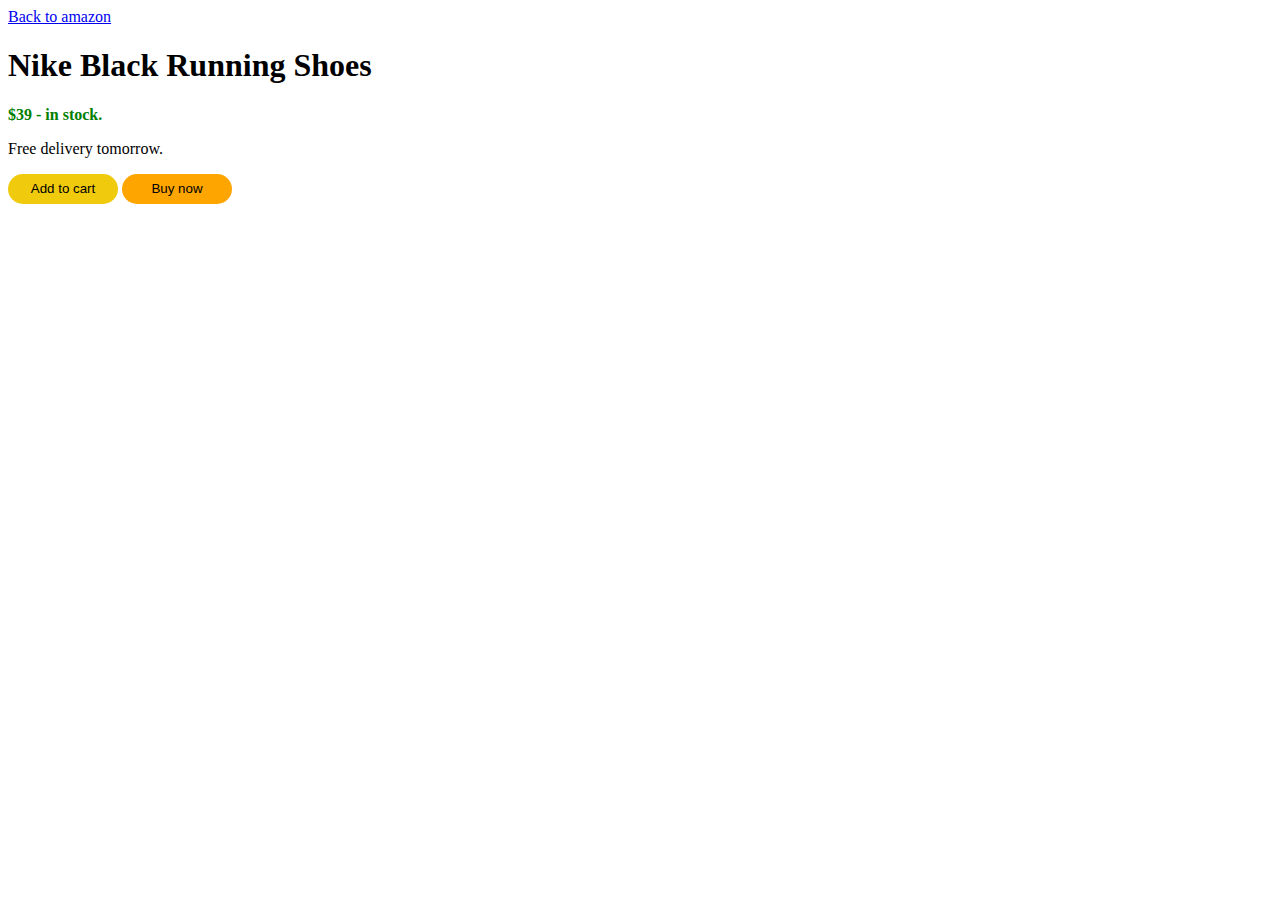
<file: intro-to-html/index.html>
<!DOCTYPE html>
<html lang="en">
<head>
    <meta charset="UTF-8">
    <meta name="viewport" content="width=device-width, initial-scale=1.0">
    <title>Document</title>
    <style>
      a:hover{
        color: rgb(186, 137, 46);
      }
      .price{
        color: green;
        font-weight: bold;
      }
      .cart{
        height: 30px;
        width: 110px;
        background-color:rgb(240, 202, 13) ;;
        border-radius: 15px;
        border: none;
        cursor: pointer;
        transition :background-color 0.2s,opacity 0.2s;
      }
      .cart:hover{
        background-color: rgb(221, 189, 30);
      }
      .cart:active{
        opacity: 0.7;
      }
      .buy-now{
        width: 110px;
        height: 30px;
        border: none;
        border-radius: 15px;
        background-color: orange;
        cursor: pointer;
        transition : background-color 0.2s,opacity 0.2s;
      }
      .buy-now:hover{
        background-color: rgb(229, 155, 18);
      }
      .buy-now:active{
        opacity: 0.6;
      }
    </style>
</head>
<body>
    <a href="https://www.amazon.com">Back to amazon</a>
    <h1>Nike Black Running Shoes</h1>
    <p class="price">$39 - in stock.</p>
    <p>Free delivery tomorrow.</p>
    <button class="cart">Add to cart</button>
    <button class="buy-now">Buy now</button>
</body>
</html>
</file>
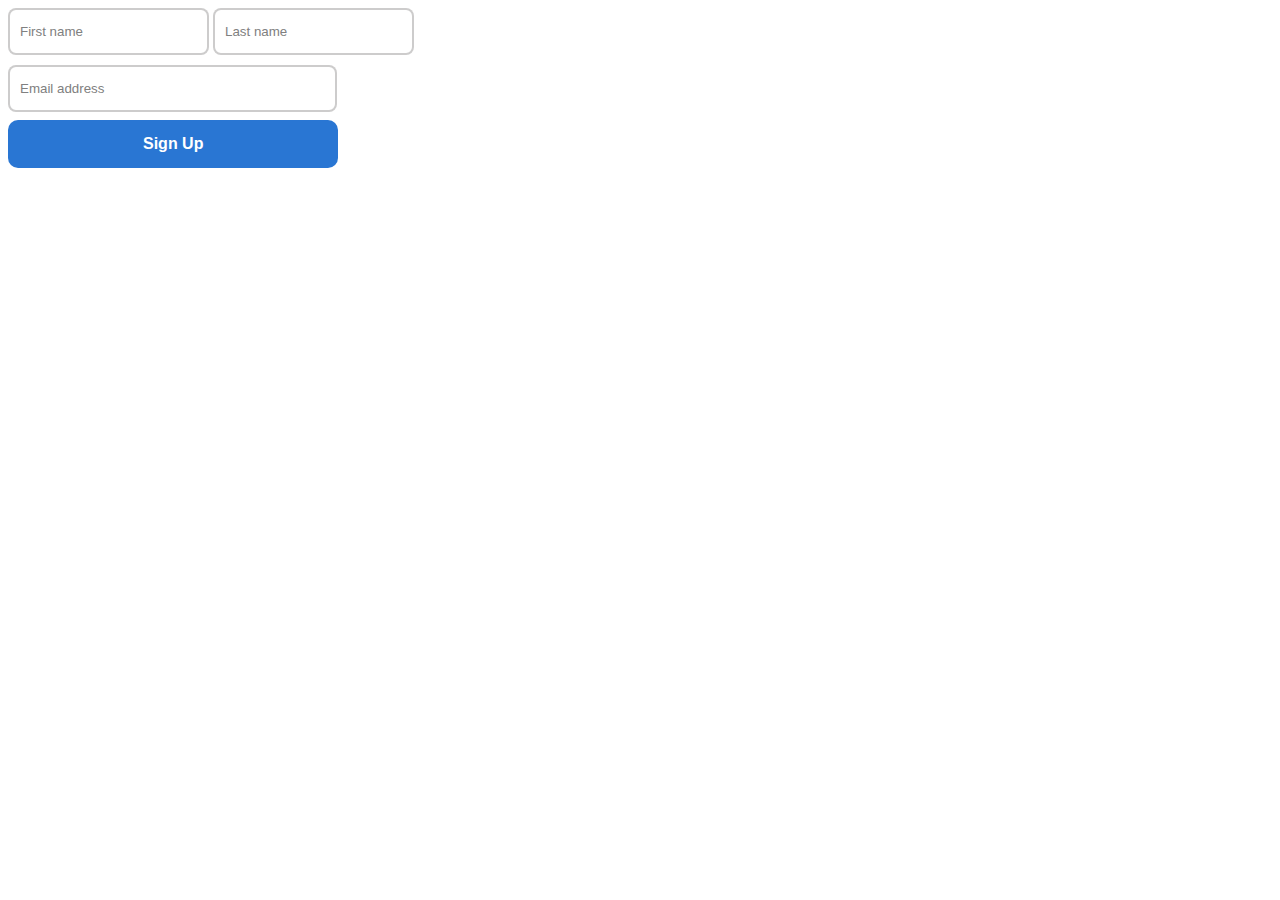
<file: challenge.html>
<!DOCTYPE html>
<html lang="en">
<head>
    <meta charset="UTF-8">
    <meta name="viewport" content="width=device-width, initial-scale=1.0">
    <title>Document</title>
    <style>
        .first-name,
        .last-name{
            padding: 14px 10px;
            border-color: rgba(4, 0, 0,0.2);
            border-style: solid;
            border-radius: 8px;
            color: grey;
            margin-bottom: 10px;
        }
        .email{
            display: block;
            padding: 14px 10px;
            border-color: rgba(4, 0, 0,0.2);
            border-style: solid;
            border-radius: 8px;
            color: grey;
            width: 305px;
            margin-bottom: 8px;
        }
        .sign-up{
            background-color:rgb(41, 118, 211);;
            border: none;
            border-radius: 10px;
            color: white;
            padding: 15px 135px;
            font-weight: bold;
            font-size: 16px;
        }
    </style>
</head>
<body>
    <input class="first-name" type="text" value="First name">
    <input class="last-name" type="text" value="Last name">
    <input class="email" type="email" value="Email address">
    <button class="sign-up">Sign Up</button>
</body>
</html>
</file>
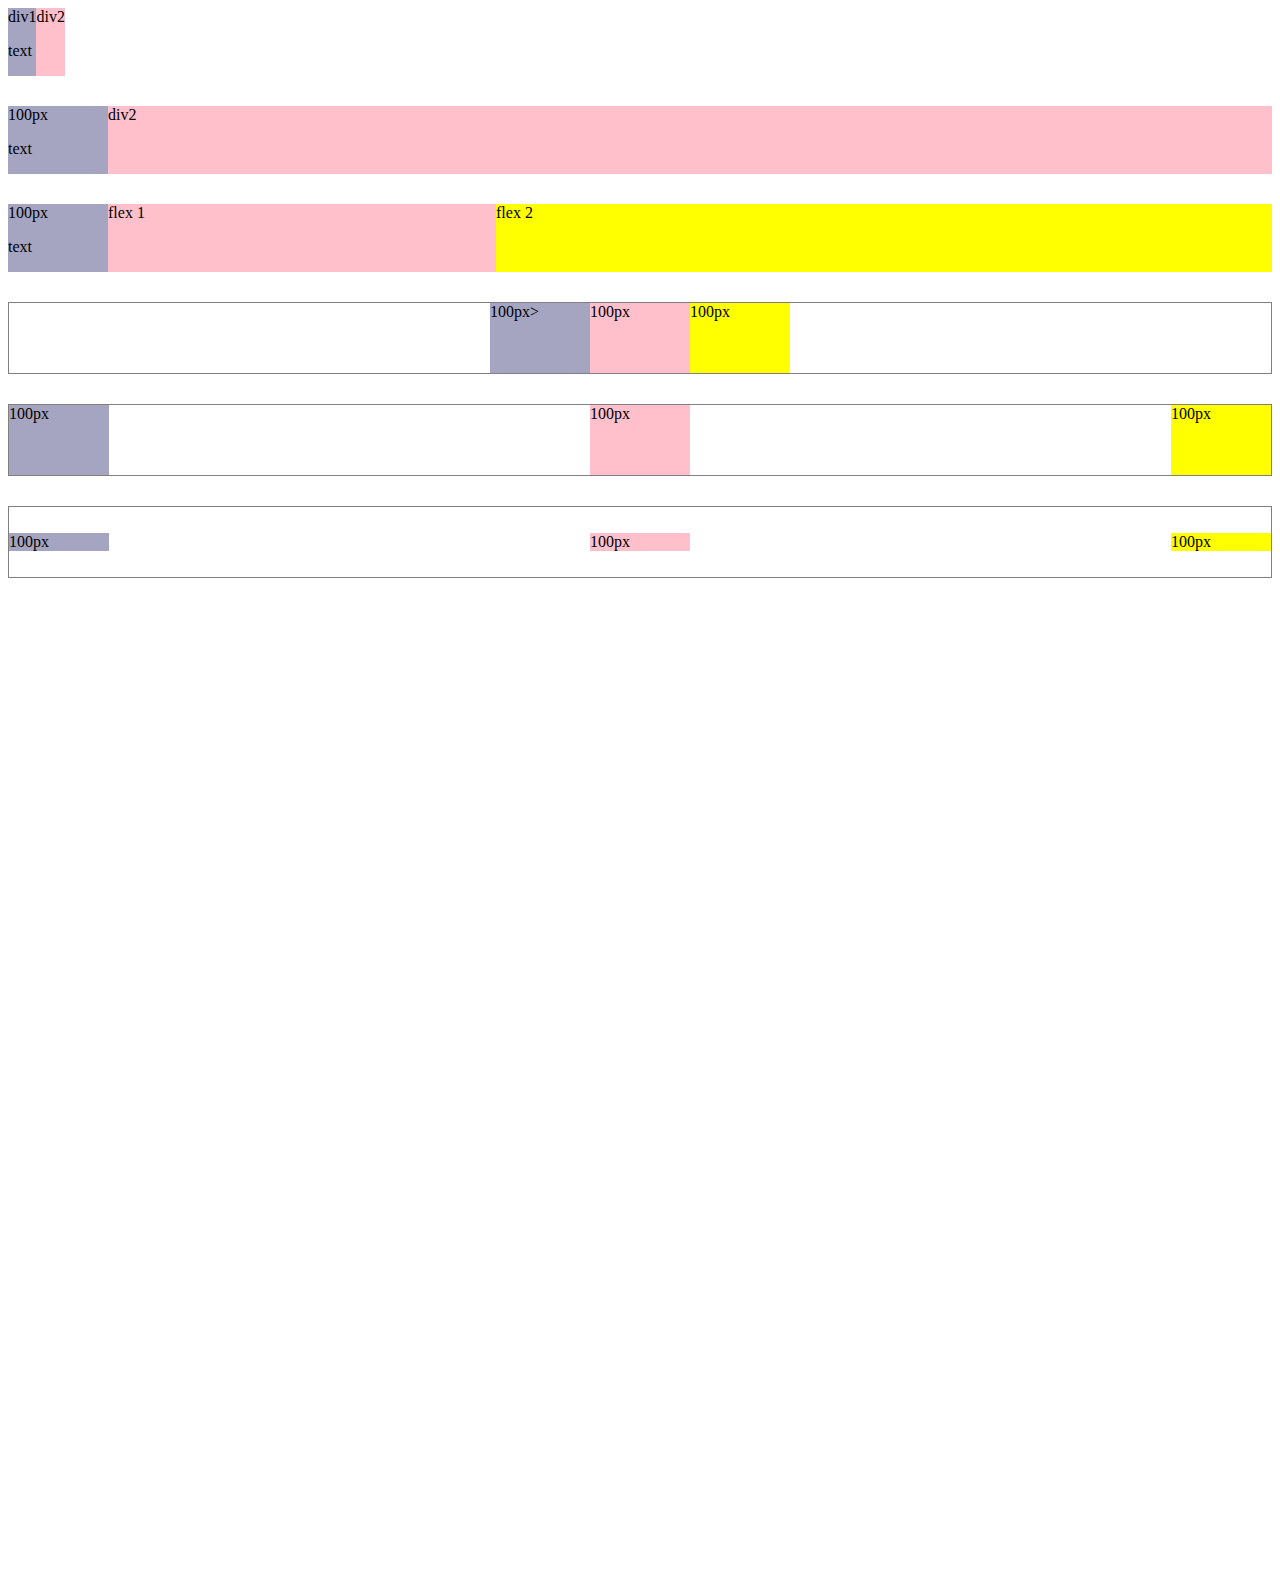
<file: flexbox.html>
<!DOCTYPE html>
<html lang="en">
<head>
    <meta charset="UTF-8">
    <meta name="viewport" content="width=device-width, initial-scale=1.0">
    <title>flexbox</title>
</head>
<body style="padding-bottom: 1000px;">
    <div style="display: flex; flex-direction: row;">
        <div style="background-color: rgb(165, 165, 193);">div1 <p>text</p></div>
        <div style="background-color: pink;">div2</div>
    </div>
    <div style="display: flex; flex-direction: row; margin-top: 30px;">
        <div style="background-color: rgb(165, 165, 193); width: 100px;">100px <p>text</p></div>
        <div style="background-color: pink; flex: 1;">div2</div>
    </div>
    <div style="display: flex; flex-direction: row; margin-top: 30px;">
        <div style="background-color: rgb(165, 165, 193); width: 100px;">100px <p>text</p></div>
        <div style="background-color: pink; flex: 1;">flex 1</div>
        <div style="background-color: yellow; flex:2;">flex 2</div>
    </div>
    <div style="display: flex; flex-direction: row; margin-top: 30px;height: 70px; border: 1px solid grey; justify-content:center;">
        <div style="background-color: rgb(165, 165, 193); width: 100px;">100px></div>
        <div style="background-color: pink; width: 100px;">100px</div>
        <div style="background-color: yellow; width: 100px;">100px</div>
    </div>
    <div style="display: flex; flex-direction: row; margin-top: 30px;height: 70px; border: 1px solid grey; justify-content:space-between;">
        <div style="background-color: rgb(165, 165, 193); width: 100px;">100px</div>
        <div style="background-color: pink; width: 100px;">100px</div>
        <div style="background-color: yellow; width: 100px;">100px</div>
    </div>
    <div style="display: flex; flex-direction: row; margin-top: 30px;height: 70px; border: 1px solid grey; justify-content:space-between; align-items: center;">
        <div style="background-color: rgb(165, 165, 193); width: 100px;">100px </div>
        <div style="background-color: pink; width: 100px;">100px</div>
        <div style="background-color: yellow; width: 100px;">100px</div>
    </div>
</body>
</html>
</file>
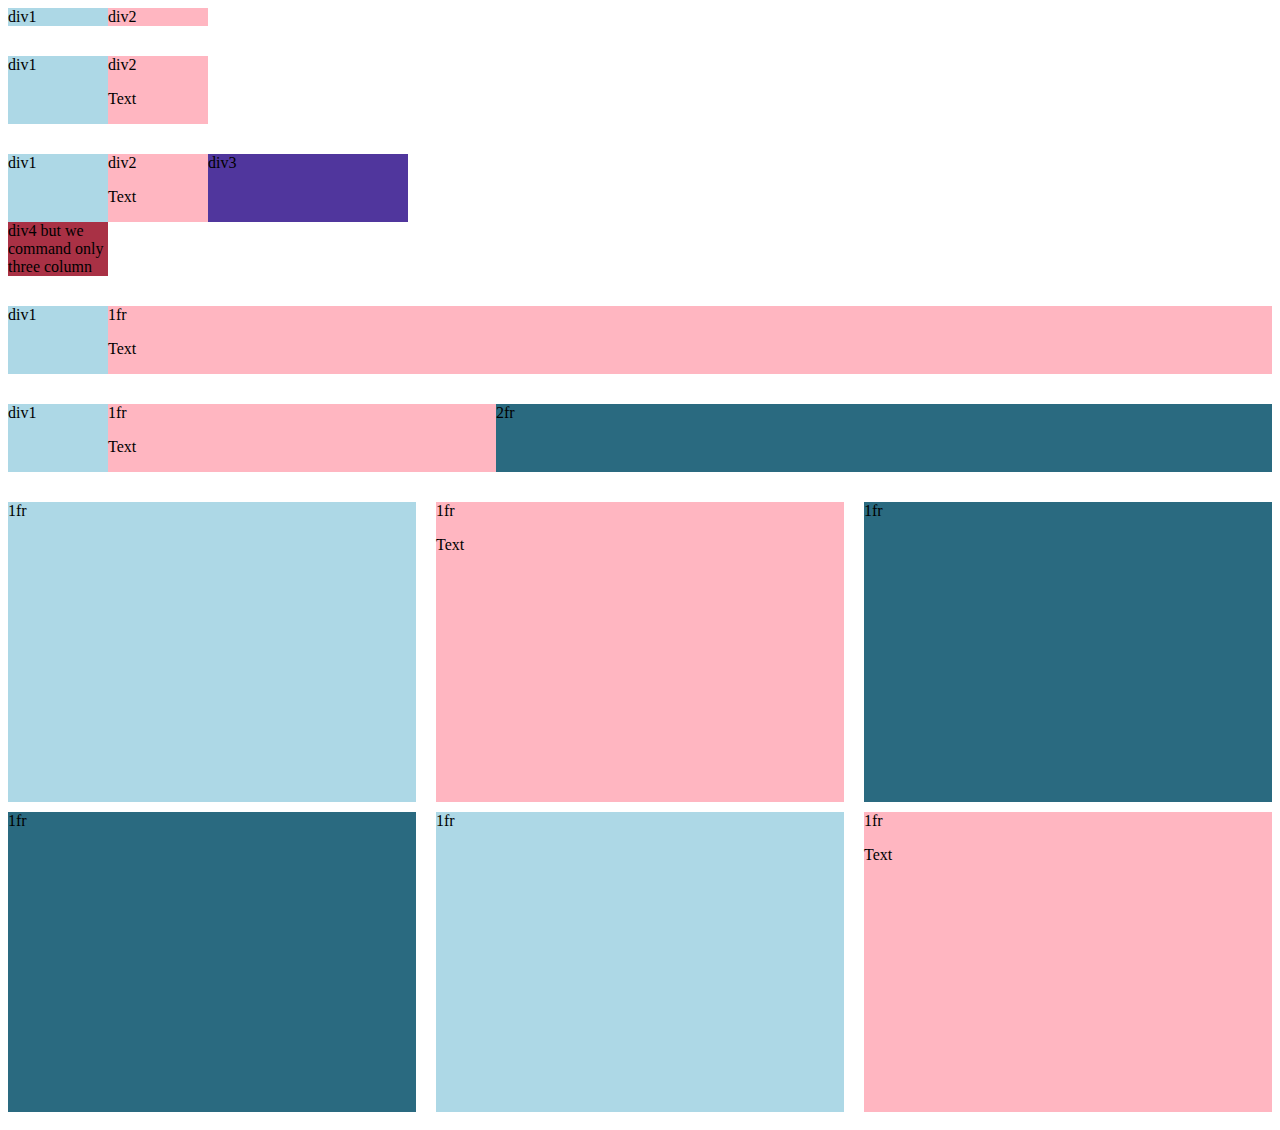
<file: grid.html>
<!DOCTYPE html>
<html lang="en">
<head>
    <meta charset="UTF-8">
    <meta name="viewport" content="width=device-width, initial-scale=1.0">
    <title>Document</title>
</head>
<body>
    <div style="display: grid;
                grid-template-columns: 100px 100px;">
        <div style="background-color: lightblue;">div1</div>
        <div style="background-color: lightpink;">div2</div>
    </div>
    

    <div style="display: grid;
    grid-template-columns: 100px 100px;
    margin-top: 30px;">
        <div style="background-color: lightblue;">div1</div>
        <div style="background-color: lightpink;">div2 <p>Text</p></div>
    </div>
    


    <div style="display: grid;
    grid-template-columns: 100px 100px 200px;
    margin-top: 30px;">
        <div style="background-color: lightblue;">div1</div>
        <div style="background-color: lightpink;">div2 <p>Text</p></div>
        <div style="background-color: rgb(80, 54, 157);">div3</div>
        <div style="background-color: rgb(169, 49, 69);">div4 but we command only three column</div>
        
    </div>

    <div style="display: grid;
    grid-template-columns: 100px 1fr;
    margin-top: 30px;">
        <div style="background-color: lightblue;">div1</div>
        <div style="background-color: lightpink;">1fr <p>Text</p></div>
        
        
    </div>

    <div style="display: grid;
    grid-template-columns: 100px 1fr 2fr;
    margin-top: 30px;">
        <div style="background-color: lightblue;">div1</div>
        <div style="background-color: lightpink;">1fr <p>Text</p></div>
        <div style="background-color: rgb(42, 106, 128);">2fr</div>
        
    </div>
    <div style="display: grid;
    grid-template-columns: 1fr 1fr 1fr;
    margin-top: 30px; column-gap: 20px;">
        <div style="background-color: lightblue; height: 300px; margin-bottom: 10px;">1fr</div>
        <div style="background-color: lightpink; height: 300px; margin-bottom: 10px;">1fr <p>Text</p></div>
        <div style="background-color: rgb(42, 106, 128); height: 300px; margin-bottom: 10px;">1fr</div>
        <div style="background-color: rgb(42, 106, 128); height: 300px; margin-bottom: 10px;">1fr</div>
        <div style="background-color: lightblue; height: 300px; margin-bottom: 10px;">1fr</div>
        <div style="background-color: lightpink; height: 300px; margin-bottom: 10px;">1fr <p>Text</p></div>
        
    </div>


</body>
</html>
</file>
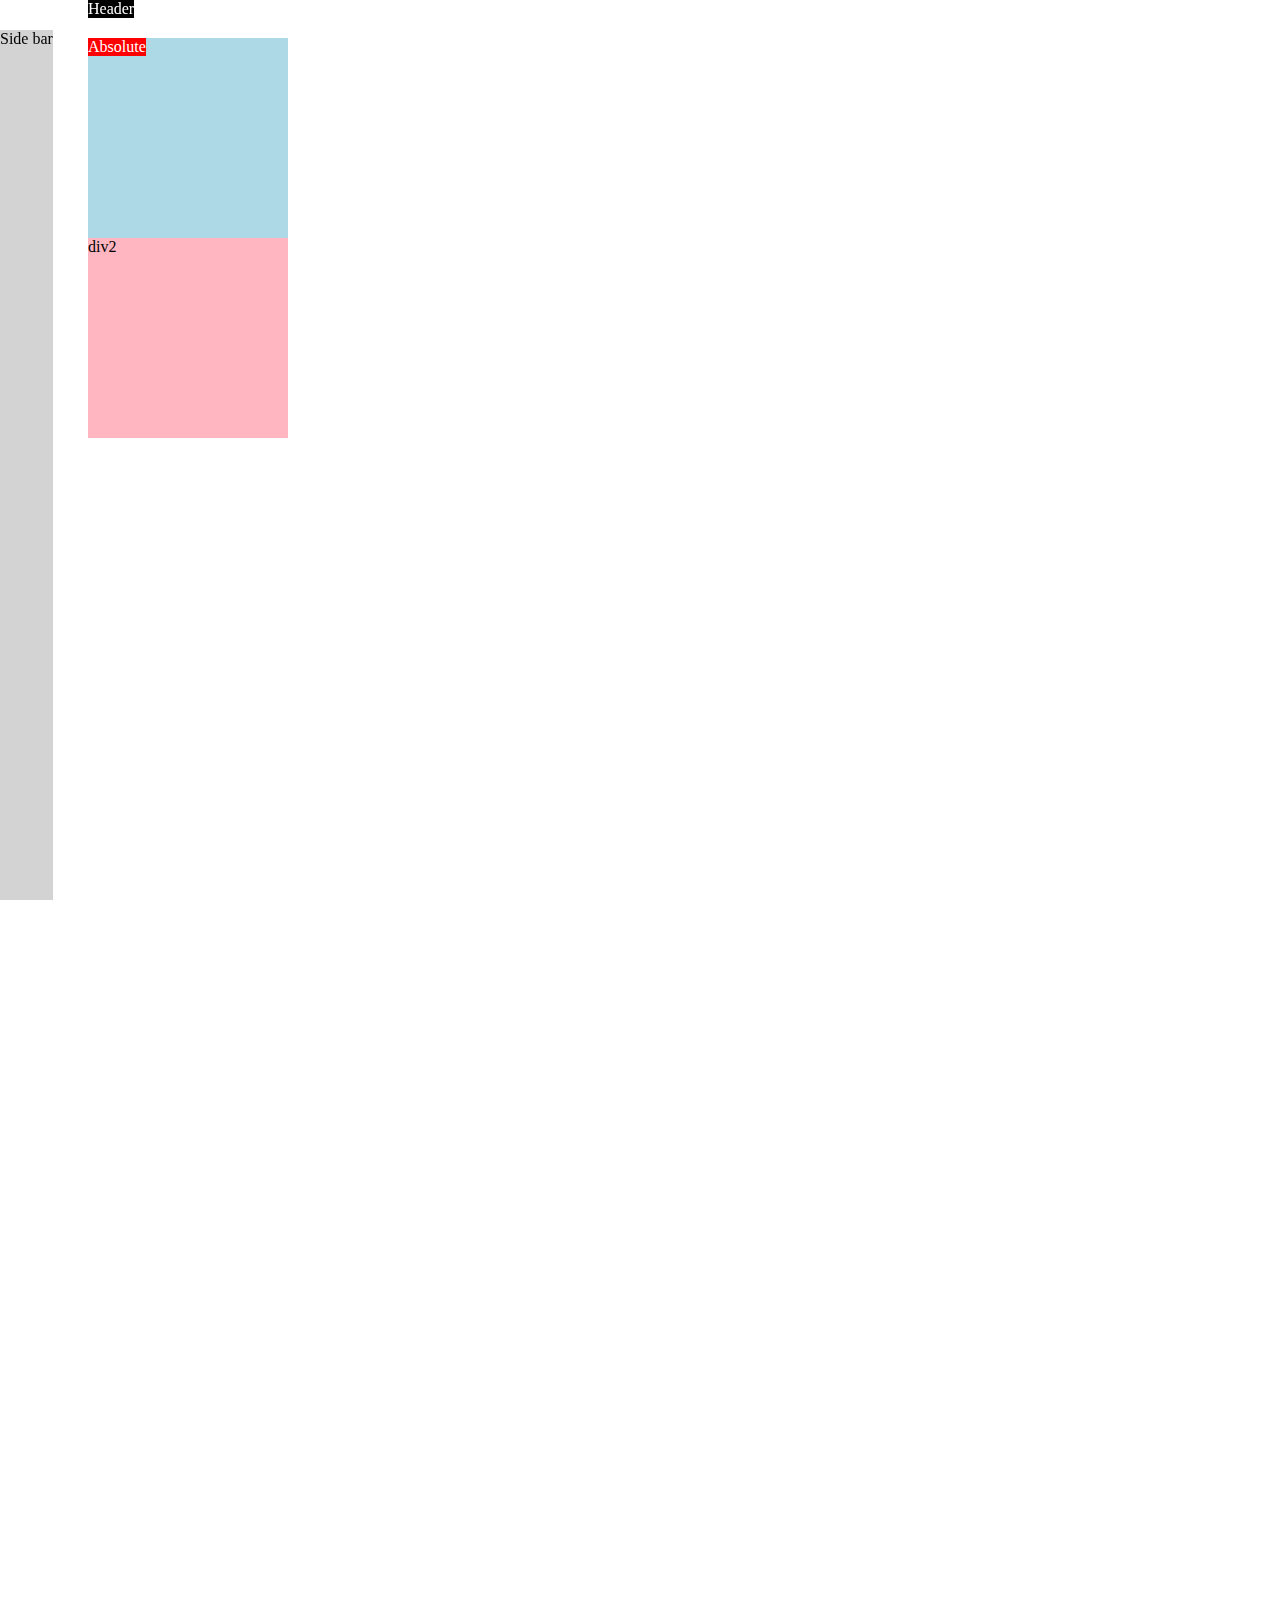
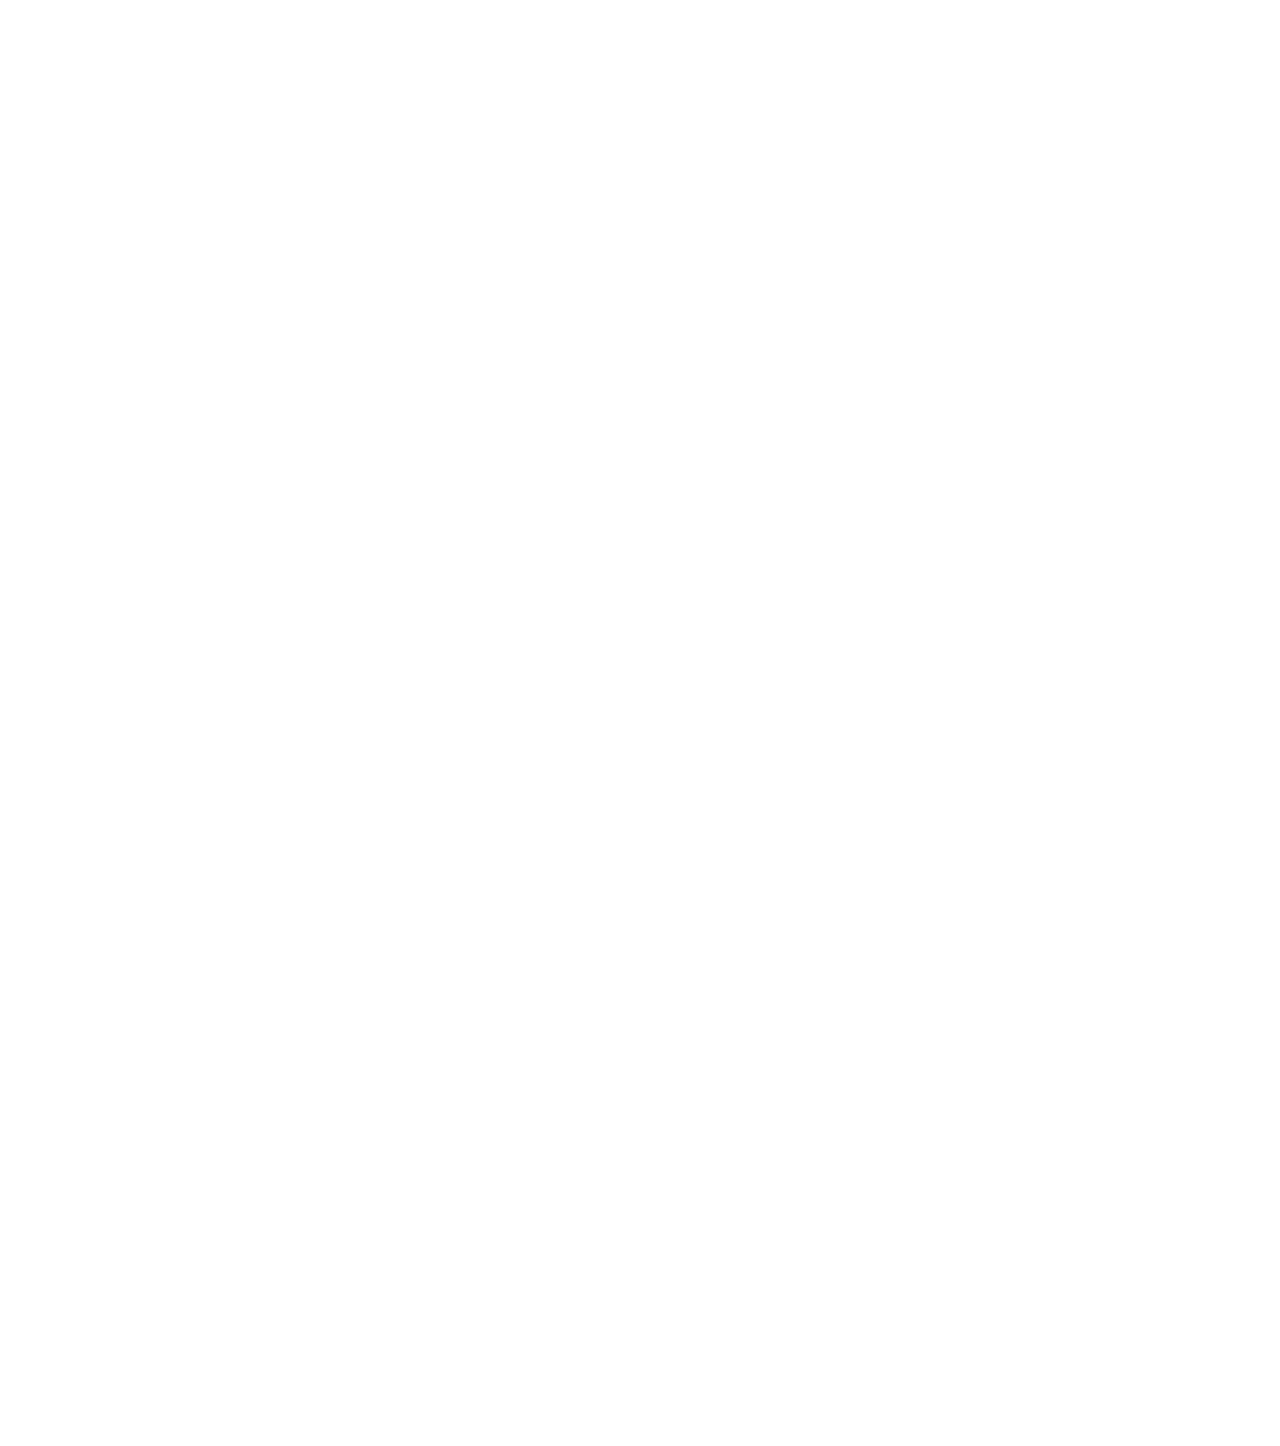
<file: position.html>
<!DOCTYPE html>
<html lang="en">
<head>
    <meta charset="UTF-8">
    <meta name="viewport" content="width=device-width, initial-scale=1.0">
    <title>Position Practice
    </title>
</head>
<body style="height: 3000px; padding-top: 30px; padding-left: 80px;">
    <div style="background-color: black; color: white; position: fixed; top: 0px;">Header</div>
    <div style="background-color: lightgray;
    position: fixed;
    left: 0px;
    bottom: 0px;
    top: 30px;
    ">Side bar</div>
    <div
    style="position: absolute;
    background-color: red;
    color: white;
    "
    >Absolute</div>
    <div style="background-color: lightblue; width: 200px; height: 200px;">div2</div>
    <div style="background-color: lightpink; width: 200px; height: 200px;" >div2</div>
</body>
</html>
</file>
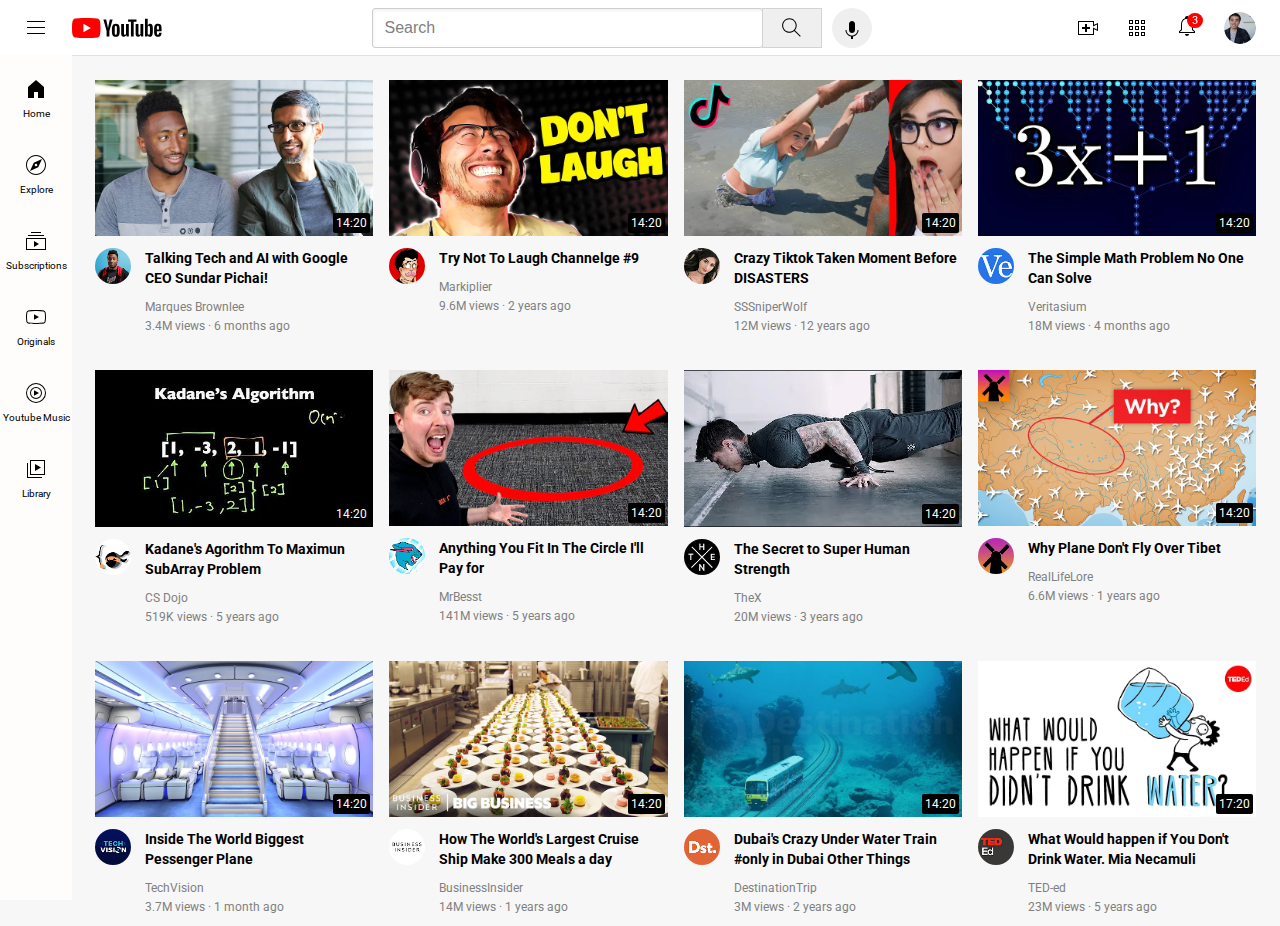
<file: youtube.html>
<!DOCTYPE html>
<html lang="en">
<head>
    <meta charset="UTF-8">
    <meta name="viewport" content="width=device-width, initial-scale=1.0">
    <title>Youtube</title>
    <link rel="stylesheet" href="style/general.css">
    <link rel="stylesheet" href="style/header.css">
    <link rel="stylesheet" href="style/video.css">
    <link rel="stylesheet" href="style/sidebar.css">
    <link rel="preconnect" href="https://fonts.googleapis.com">
    <link rel="preconnect" href="https://fonts.gstatic.com" crossorigin>
    <link href="https://fonts.googleapis.com/css2?family=Roboto:ital,wght@0,400;1,700&display=swap" rel="stylesheet">
</head>
<body>
    <div class="header">
        <div class="left-section">
            <img class="hamburger-menu" src="header-icons/hamburger-menu.svg" alt="no img">
            <img class="youtube-logo" src="header-icons/youtube-logo.svg" alt="">
        </div>
        <div class="middle-section">
            <input class="search-bar" type="text" placeholder="Search">
            <button class="search-button">
                <img class="search-icon" src="header-icons/search.svg" alt="">
                <div class="tool-tip">search</div>
            </button>
            <button class="voice-search-button">
                <img class="voice-search-icon" src="header-icons/voice-search-icon.svg" alt="">
                <div class="tool-tip">search with voice</div>
            </button>
        </div>
        <div class="right-section">
            <div class="upload-icon-container">
                <img class="upload-icon" src="header-icons/upload.svg" alt="">
                <div class="upload-tool-tip">Create</div>
            </div>
            <div class="youtube-app-container">
                <img class="youtube-app" src="header-icons/youtube-apps.svg" alt="">
                <div class="youtube-app-tool-tip">Youtube apps</div>
            </div>
            <div class="notification-icon-container">
                <img class="notification-icon" src="header-icons/notifications.svg" alt="">
                <div class="notification-count">3</div>
            </div>
            <img class="current-user-icon" src="header-icons/my-channel.jpeg" alt="">
        </div>
    </div>
    <div class="sidebar">
        <div class="sidebar-link">
            <img class="sidebar-home" src="sidebar-pics/home.svg" alt="">
            <div>Home</div>
        </div>
        <div class="sidebar-link">
            <img class="sidebar-explore" src="sidebar-pics/explore.svg" alt="">
            <div>Explore</div>
        </div>
        <div class="sidebar-link">
            <img class="sidebar-subscriptions" src="sidebar-pics/subscriptions.svg" alt="">
            <div>Subscriptions</div>
        </div>
        <div class="sidebar-link">
            <img class="sidebar-originals" src="sidebar-pics/originals.svg" alt="">
            <div>Originals</div>
        </div>
        <div class="sidebar-link">
            <img class="sidebar-youtube-music" src="sidebar-pics/youtube-music.svg" alt="">
            <div>Youtube Music</div>
        </div>
        <div class="sidebar-link">
            <img class="sidebar-library" src="sidebar-pics/library.svg" alt="">
            <div>Library</div>
        </div>
    </div>
    <div class="video-container-grid">
        <div class="video-preview">
            <div class="thumbnail-row">
                <img class="thumbnail" src="images/thumbnail-1.webp" alt="no image">
                <div class="video-time">14:20</div>
            </div>
            <div class="video-info-grid">
                <div class="channel">
                    <img class="channel-pic" src="channel-pics/channel-1.jpeg" alt="">
                </div>
                <div class="channel-description">
                    <p class="video-description">Talking Tech and AI with Google CEO Sundar Pichai!</p>
                    <p class="video-author">Marques Brownlee</p>
                    <p class="view-count">3.4M views · 6 months ago</p>
                </div> 
            </div>
        </div>
        <div class="video-preview">
            <div class="thumbnail-row">
                <img class="thumbnail" src="images/thumbnail-2.webp" alt="no image">
                <div class="video-time">14:20</div>
            </div>
            <div class="video-info-grid">
                <div class="channel2">
                    <img class="channel-pic" src="channel-pics/channel-2.jpeg" alt="">
                </div>
                <div class="channel-description">
                    <p class="video-description">Try Not To Laugh Channelge #9</p>
                    <p class="video-author">Markiplier</p>
                    <p class="view-count">9.6M views · 2 years ago</p>
                </div> 
            </div>
        </div> 
        <div class="video-preview">
            <div class="thumbnail-row">
                <img class="thumbnail" src="images/thumbnail-3.webp" alt="no image">
                <div class="video-time">14:20</div>
            </div>
            <div class="video-info-grid">
                <div class="channel2">
                    <img class="channel-pic" src="channel-pics/channel-3.jpeg" alt="">
                </div>
                <div class="channel-description">
                    <p class="video-description">Crazy Tiktok Taken Moment Before DISASTERS</p>
                    <p class="video-author">SSSniperWolf</p>
                    <p class="view-count">12M views · 12 years ago</p>
                </div> 
            </div>
        </div> 
        <div class="video-preview">
            <div class="thumbnail-row">
                <img class="thumbnail" src="images/thumbnail-4.webp" alt="no image">
                <div class="video-time">14:20</div>
            </div>
            <div class="video-info-grid">
                <div class="channel2">
                    <img class="channel-pic" src="channel-pics/channel-4.jpeg" alt="">
                </div>
                <div class="channel-description">
                    <p class="video-description">The Simple Math Problem No One Can Solve</p>
                    <p class="video-author">Veritasium</p>
                    <p class="view-count">18M views · 4 months ago</p>
                </div> 
            </div>
        </div> 
        <div class="video-preview">
            <div class="thumbnail-row">
                <img class="thumbnail" src="images/thumbnail-5.webp" alt="no image">
                <div class="video-time">14:20</div>
            </div>
            <div class="video-info-grid">
                <div class="channel2">
                    <img class="channel-pic" src="channel-pics/channel-5.jpeg" alt="">
                </div>
                <div class="channel-description">
                    <p class="video-description">Kadane's Agorithm To Maximun SubArray Problem</p>
                    <p class="video-author">CS Dojo</p>
                    <p class="view-count">519K views · 5 years ago</p>
                </div> 
            </div>
        </div> 
        <div class="video-preview">
            <div class="thumbnail-row">
                <img class="thumbnail" src="images/thumbnail-6.webp" alt="no image">
                <div class="video-time">14:20</div>
            </div>
            <div class="video-info-grid">
                <div class="channel2">
                    <img class="channel-pic" src="channel-pics/channel-6.jpeg" alt="">
                </div>
                <div class="channel-description">
                    <p class="video-description">Anything You Fit In The Circle I'll Pay for</p>
                    <p class="video-author">MrBesst</p>
                    <p class="view-count">141M views · 5 years ago</p>
                </div> 
            </div>
        </div> 
        <div class="video-preview">
            <div class="thumbnail-row">
                <img class="thumbnail" src="images/thumbnail-9.webp" alt="no image">
                <div class="video-time">14:20</div>
            </div>
            <div class="video-info-grid">
                <div class="channel2">
                    <img class="channel-pic" src="channel-pics/channel-9.jpeg" alt="">
                </div>
                <div class="channel-description">
                    <p class="video-description">The Secret to Super Human Strength</p>
                    <p class="video-author">TheX</p>
                    <p class="view-count">20M views · 3 years ago</p>
                </div> 
            </div>
        </div> 
        <div class="video-preview">
            <div class="thumbnail-row">
                <img class="thumbnail" src="images/thumbnail-7.webp" alt="no image">
                <div class="video-time">14:20</div>
            </div>
            <div class="video-info-grid">
                <div class="channel2">
                    <img class="channel-pic" src="channel-pics/channel-7.jpeg" alt="">
                </div>
                <div class="channel-description">
                    <p class="video-description">Why Plane Don't Fly Over Tibet</p>
                    <p class="video-author">RealLifeLore</p>
                    <p class="view-count">6.6M views · 1 years ago</p>
                </div> 
            </div>
        </div> 
        <div class="video-preview">
            <div class="thumbnail-row">
                <img class="thumbnail" src="images/thumbnail-8.webp" alt="no image">
                <div class="video-time">14:20</div>
            </div>
            <div class="video-info-grid">
                <div class="channel2">
                    <img class="channel-pic" src="channel-pics/channel-8.jpeg" alt="">
                </div>
                <div class="channel-description">
                    <p class="video-description">Inside The World Biggest Pessenger Plane</p>
                    <p class="video-author">TechVision</p>
                    <p class="view-count">3.7M views · 1 month ago</p>
                </div> 
            </div>
        </div> 
        <div class="video-preview">
            <div class="thumbnail-row">
                <img class="thumbnail" src="images/thumbnail-10.webp" alt="no image">
                <div class="video-time">14:20</div>
            </div>
            <div class="video-info-grid">
                <div class="channel2">
                    <img class="channel-pic" src="channel-pics/channel-10.jpeg" alt="">
                </div>
                <div class="channel-description">
                    <p class="video-description">How The World's Largest Cruise Ship Make 300 Meals a day</p>
                    <p class="video-author">BusinessInsider</p>
                    <p class="view-count">14M views · 1 years ago</p>
                </div> 
            </div>
        </div> 
        <div class="video-preview">
            <div class="thumbnail-row">
                <img class="thumbnail" src="images/thumbnail-11.webp" alt="no image">
                <div class="video-time">14:20</div>
            </div>
            <div class="video-info-grid">
                <div class="channel2">
                    <img class="channel-pic" src="channel-pics/channel-11.jpeg" alt="">
                </div>
                <div class="channel-description">
                    <p class="video-description">Dubai's Crazy Under Water Train #only in Dubai Other Things</p>
                    <p class="video-author">DestinationTrip</p>
                    <p class="view-count">3M views · 2 years ago</p>
                </div> 
            </div>
        </div> 
        <div class="video-preview">
            <div class="thumbnail-row">
                <img class="thumbnail" src="images/thumbnail-12.webp" alt="no image">
                <div class="video-time">17:20</div>
            </div>
            <div class="video-info-grid">
                <div class="channel2">
                    <img class="channel-pic" src="channel-pics/channel-12.jpeg" alt="">
                </div>
                <div class="channel-description">
                    <p class="video-description">What Would happen if You Don't Drink Water. Mia Necamuli</p>
                    <p class="video-author">TED-ed</p>
                    <p class="view-count">23M views · 5 years ago</p>
                </div> 
            </div>
        </div> 
    </div>
</body>
</html>
</file>
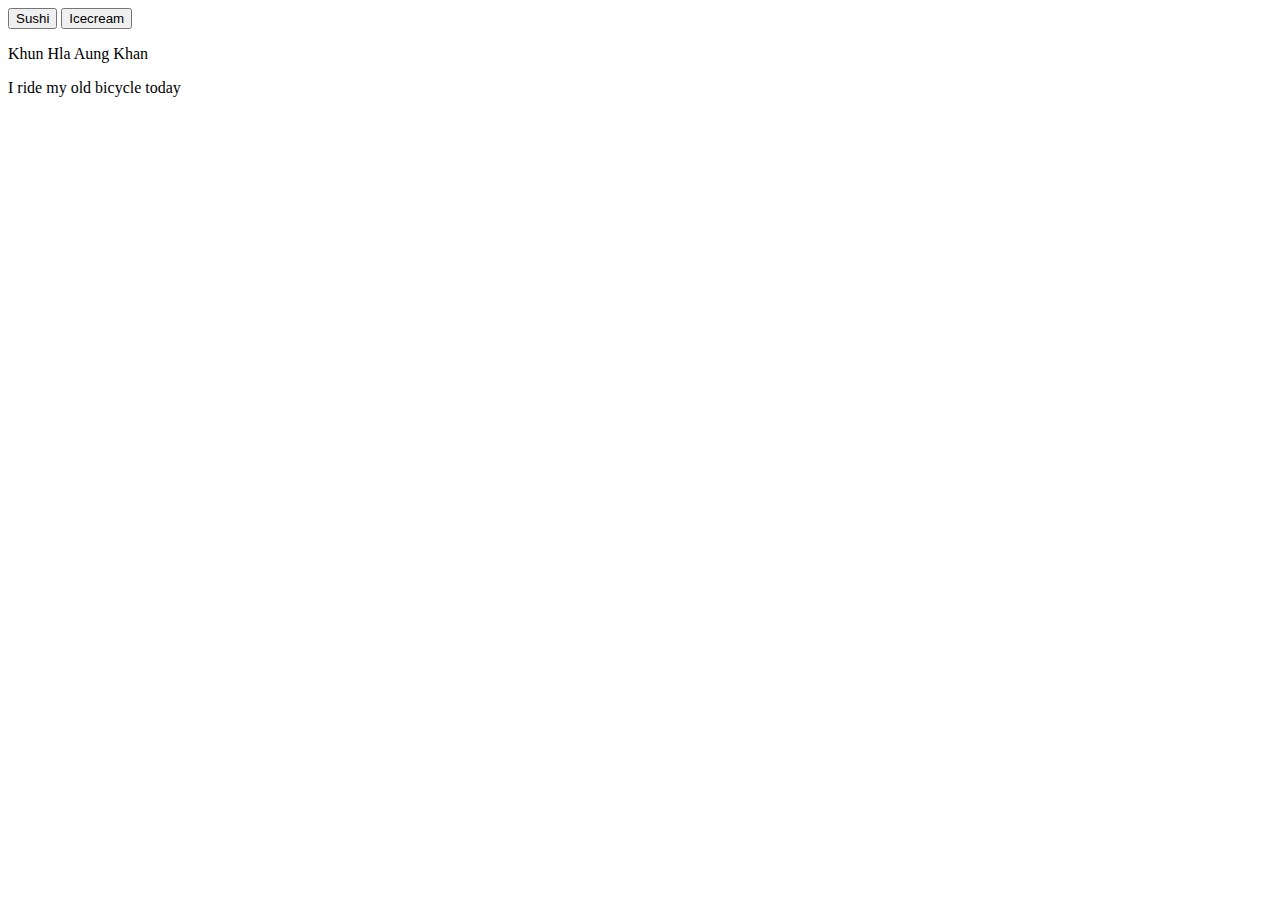
<file: intro-to-html/1b.html>
<!DOCTYPE html>
<html lang="en">
<head>
    <meta charset="UTF-8">
    <meta name="viewport" content="width=device-width, initial-scale=1.0">
    <title>Document</title>
</head>
<body>
    <button>Sushi</button>
    <button>Icecream</button>
    <p>Khun Hla Aung Khan</p>
    <p>I ride my old bicycle today</p>
</body>
</html>
</file>
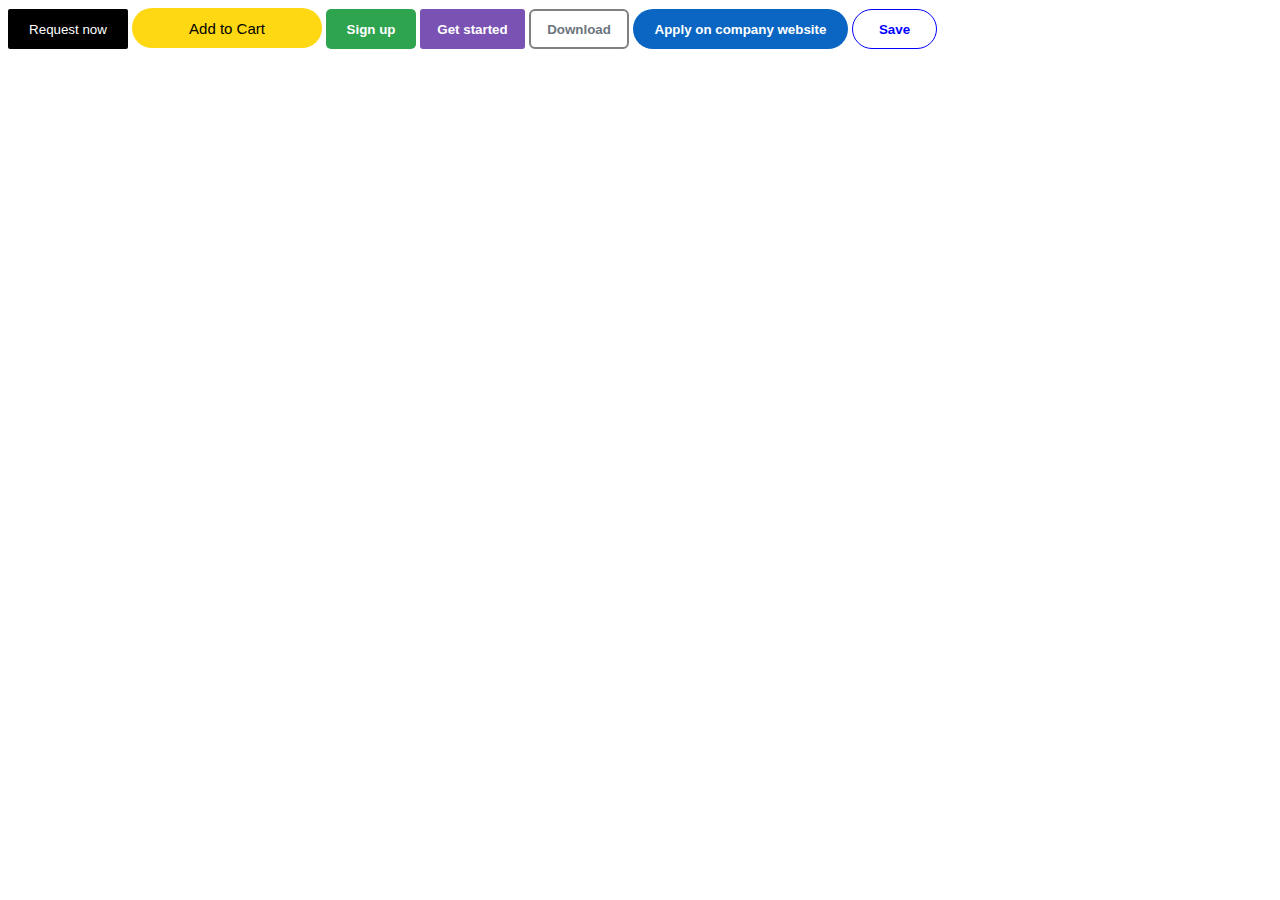
<file: intro-to-html/2a.html>
<!DOCTYPE html>
<html lang="en">
<head>
    <meta charset="UTF-8">
    <meta name="viewport" content="width=device-width, initial-scale=1.0">
    <title>Document</title>
    <style>
        .request{
            background-color: black;
            color: white;
            width: 120px;
            height: 40px;
            border: none;
            border-radius: 2px;
            cursor: pointer;
            transition: opacity 0.2s;
        }
        .request:hover{
            opacity: 0.8;
        }
        .add_to_cart{
            background-color:rgb(255, 216, 20);
            color: black;
            width: 190px;
            height: 40px;
            border: none;
            border-radius: 20px;
            font-size: 15px;
            cursor: pointer;
        }
        .add_to_cart:hover{
            background-color:rgb(221, 189, 30) ;
        }
        .sign-up{
            background-color: rgb(46, 164, 79);
            color: white;
            font-weight: bold;
            height: 40px;
            width: 90px;
            border: none;
            border-radius: 5px;
            cursor: pointer;
            transition: box-shadow 0.2s;

        }
        .sign-up:hover{
            box-shadow: 4px 0px 10px rgba(0,0,0,0.2);
        }
        .get-started{
            background-color: rgb(121,82,179);
            color: white;
            font-weight: bold;
            width: 105px;
            height: 40px;
            border: none;
            border-radius: 3px;
            cursor: pointer;
            transition: background-color 0.2s;
        }
        .get-started:hover{
            background-color: rgb(98, 58, 159) ;
        }
        .download{
            background-color: white;
            color: rgb(108,117,125);
            font-weight: bold;
            width: 100px;
            height: 40px;
            border-color: gray;
            border-style: solid;
            border-radius: 6px;
            cursor: pointer;
            transition : background-color 0.2s,color 0.2s;
        }
        .download:hover{
            background-color:rgb(108,117,125);
            color: white;
        }
        .apply{
            background-color: rgb(10,102,194);
            color: white;
            font-weight: bold;
            width: 215px;
            height: 40px;
            border: none;
            border-radius: 20px;
            cursor: pointer;
            transition: background-color 0.2s;
        }
        .apply:hover{
            background-color:rgb(21, 72, 123) ;
        }
        .save{
            background-color: white;
            color: blue;
            font-weight: bold;
            width: 85px;
            height: 40px;
            border-color: blue;
            border-width: 1px;
            border-style: solid;
            border-radius: 20px;
            cursor: pointer;
            transition: background-color 0.2s,border-width 0.2s;
        }
        .save:hover{
            background-color: rgb(220, 217, 217);
            border-width: 2px;
        }
        
    </style>
</head>
<body>
    <button class="request">Request now</button>
    <button class="add_to_cart">Add to Cart</button>
    <button class="sign-up">Sign up</button>
    <button class="get-started">Get started</button>
    <button class="download">Download</button>
    <button class="apply">Apply on company website</button>
    <button class="save">Save</button>
</body>
</html>
</file>
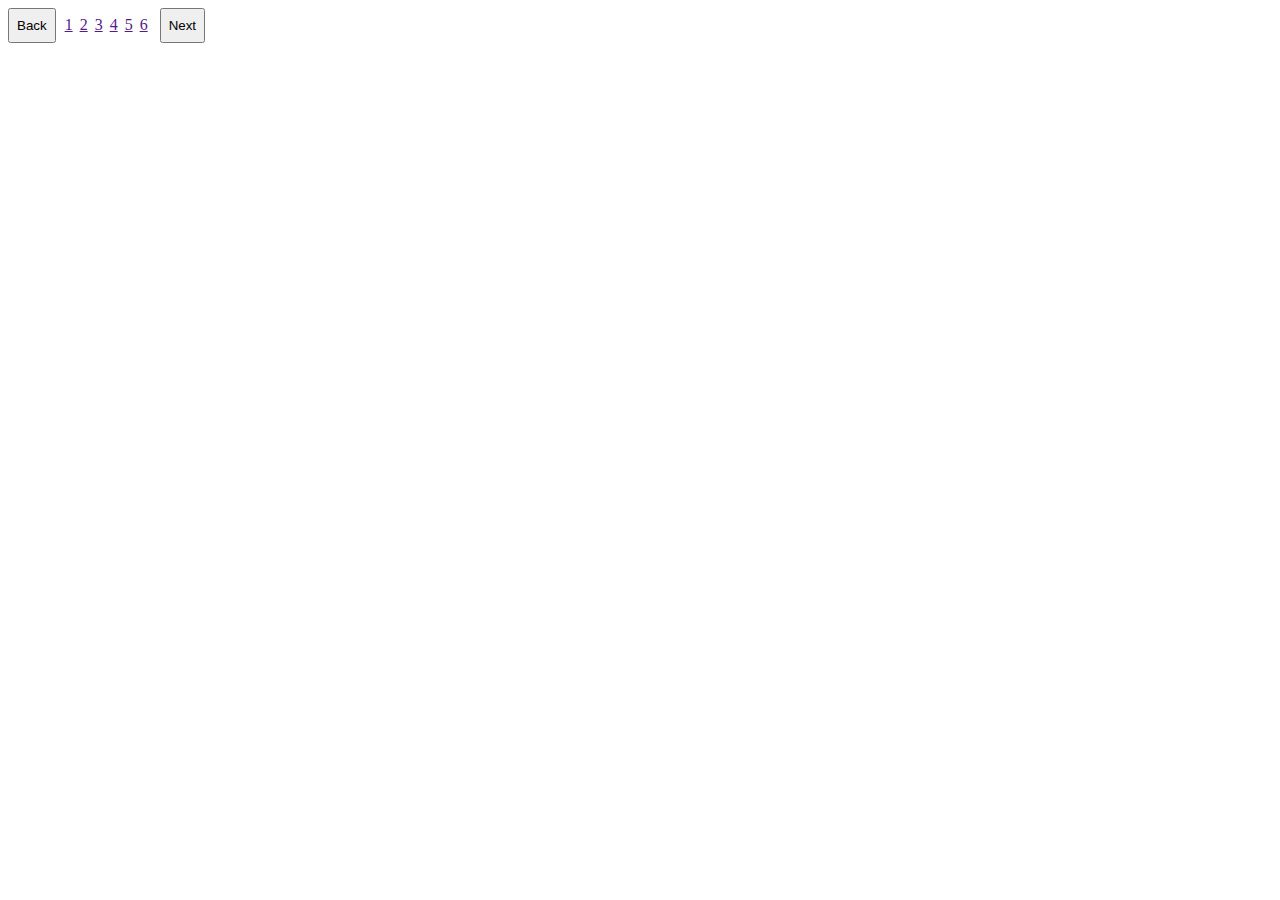
<file: intro-to-html/4h.html>
<!DOCTYPE html>
<html lang="en">
<head>
    <meta charset="UTF-8">
    <meta name="viewport" content="width=device-width, initial-scale=1.0">
    <title>Document</title>
    <style>
        .back{
            padding: 8px 7px;
            margin-right: 5px;
        }
        .next{
            padding:8px 7px;
            margin-left: 5px;
        }
        a{
            margin-right: 3px;
        }
    </style>
</head>
<body>
    <button class="back">Back</button>
    <a href="">1</a>
    <a href="">2</a>
    <a href="">3</a>
    <a href="">4</a>
    <a href="">5</a>
    <a href="">6</a>
    <button class="next">Next</button>
</body>
</html>
</file>
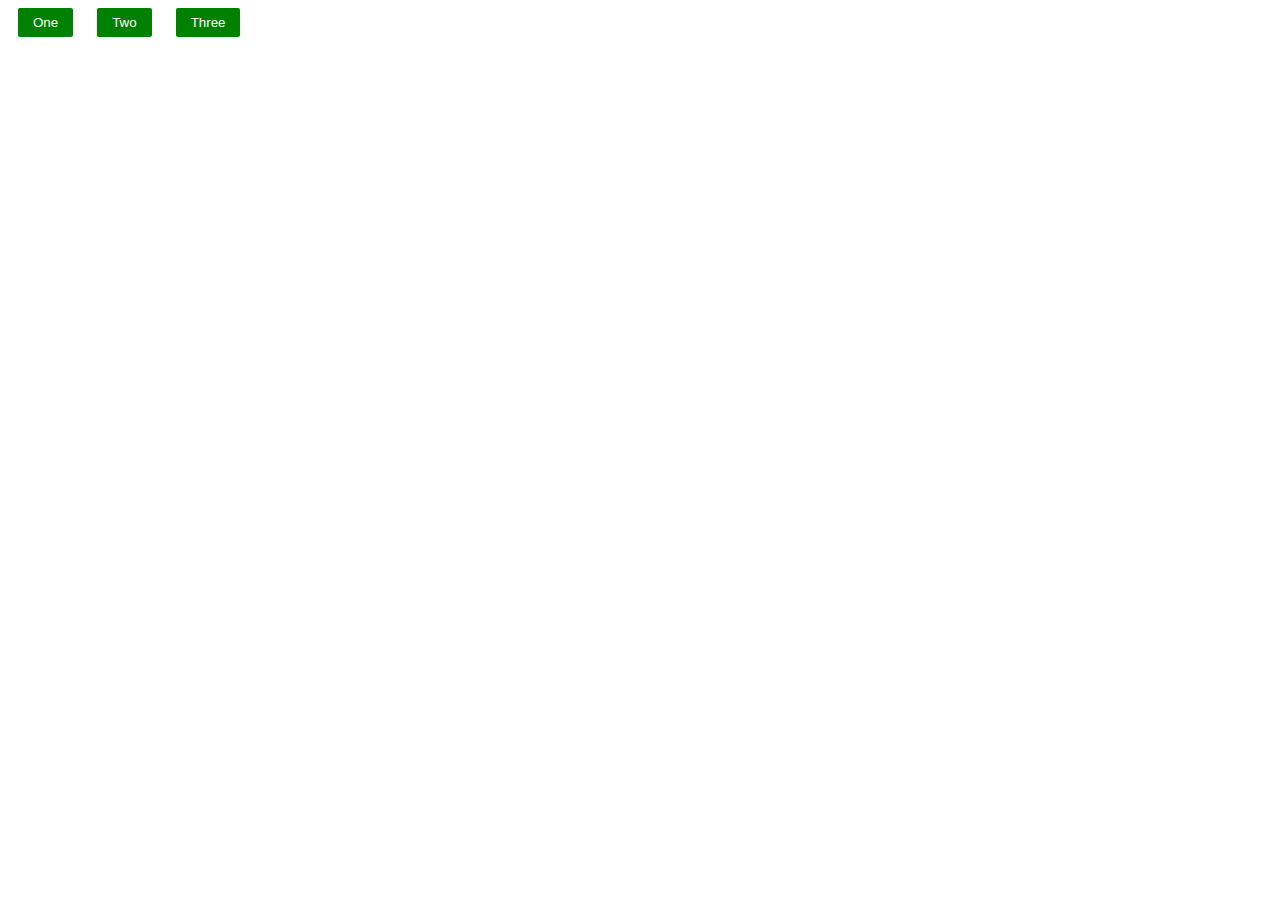
<file: intro-to-html/4k.html>
<!DOCTYPE html>
<html lang="en">
<head>
    <meta charset="UTF-8">
    <meta name="viewport" content="width=device-width, initial-scale=1.0">
    <title>Document</title>
    <style>
        .stretch-button{
            background-color: green;
            color: white;
            padding: 7px 15px;
            border: none;
            border-radius: 2px;
            margin-left: 10px;
            margin-right: 10px;
            transition: padding 0.2s,margin 0.2s;
        }
        .stretch-button:hover{
            padding : 7px 25px;
            margin-left  : 0px;
            margin-right : 0px;
        }
    </style>
</head>
<body>
    <button class="stretch-button">One</button>
    <button class="stretch-button">Two</button>
    <button class="stretch-button">Three</button>
</body>
</html>
</file>
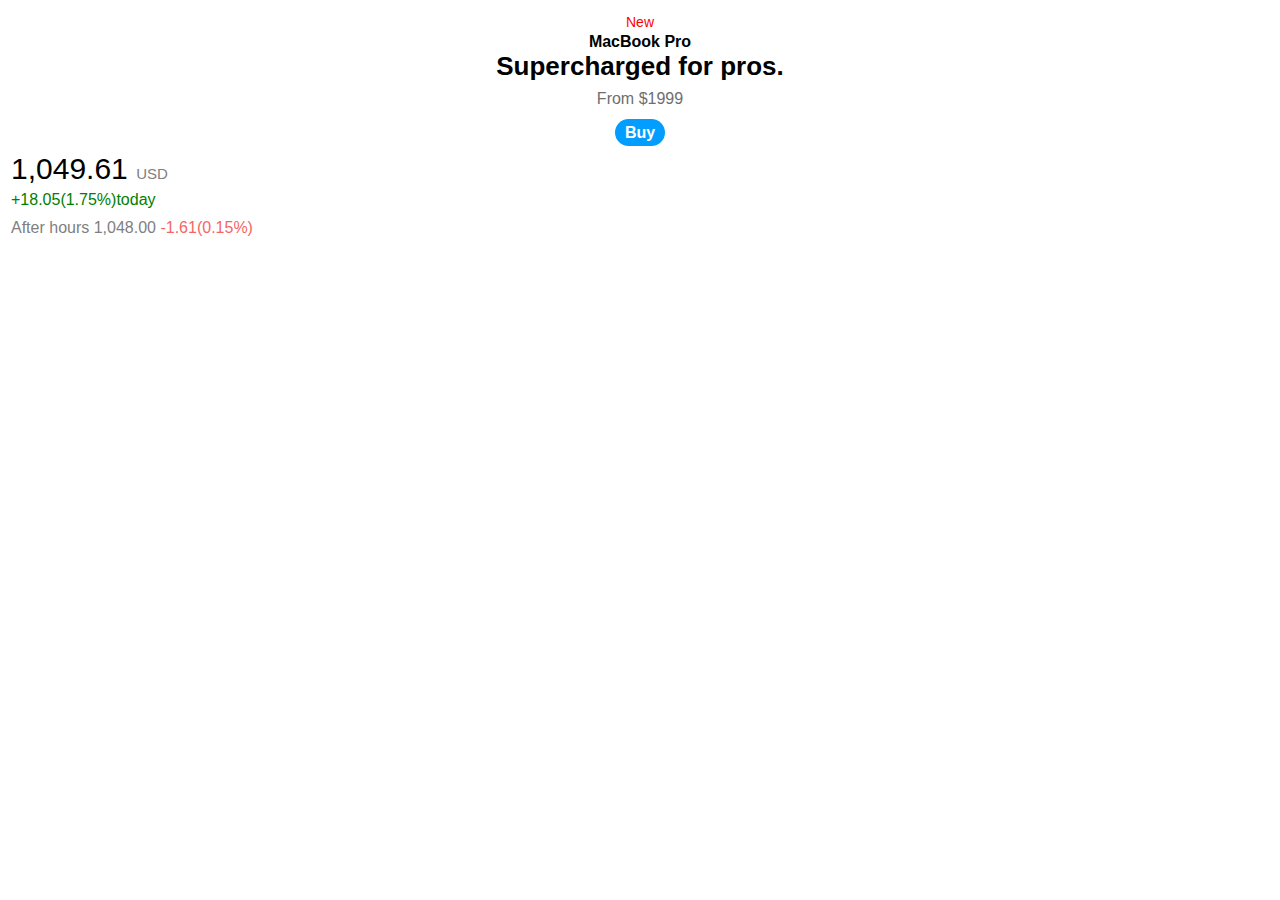
<file: intro-to-html/5e.html>
<!DOCTYPE html>
<html lang="en">
<head>
    <meta charset="UTF-8">
    <meta name="viewport" content="width=device-width, initial-scale=1.0">
    <title>Document</title>
    <style>
        p{
            font-family: arial;
            margin-bottom: 10px;
            text-align: center;
        }
        .new{
            font-size:14px ;
            color: red;
            margin-bottom: 3px;
        }
        .model-name{
            font-weight: bold;
            margin-bottom: 0px;
            margin-top: 0px;
        }
        .selling-point{
            font-size: 26px;
            font-weight: bold;
            margin-top: 0px;
            margin-bottom: 0px;
        }
        .price{
            color: rgb(111, 110, 110);
            margin-top: 8px;
        }
        .buy{
            background-color:  rgb(2, 158, 255);
            color: white;
            border:none;
            padding: 5px 10px;
            border-radius: 15px;
            font-weight: bold;
            margin: auto;
        }
        .price2,.rate,.rate2{
            text-align: left;
            margin-top: 3px;
            margin: 3px;
        }
        .price2{
            font-size: 30px;
            margin-bottom: 5px;
        }
        .usd{
            font-size: 15px;
            color: grey;
        }
        .rate{
            color: green;
            margin-bottom: 10px;
        }
        .rate2{
            color: grey;
        }
        .rate3{
            color: rgb(246, 101, 101);
        }

    </style>
</head>
<body>
    <p class="new">New</p>
    <p class="model-name">MacBook Pro </p>
    <p class="selling-point">Supercharged for pros.</p>
    <p class="price">From $1999</p>
    <p>
        <span class="buy">Buy</span>
    </p>
    <p class="price2">
        1,049.61 <span class="usd">USD</span>
    </p>
    <p class="rate">
        +18.05(1.75%)today
    </p>
    <p class="rate2">
        After hours 1,048.00 <span class="rate3">-1.61(0.15%)</span>
    </p> 
</body>
</html>
</file>
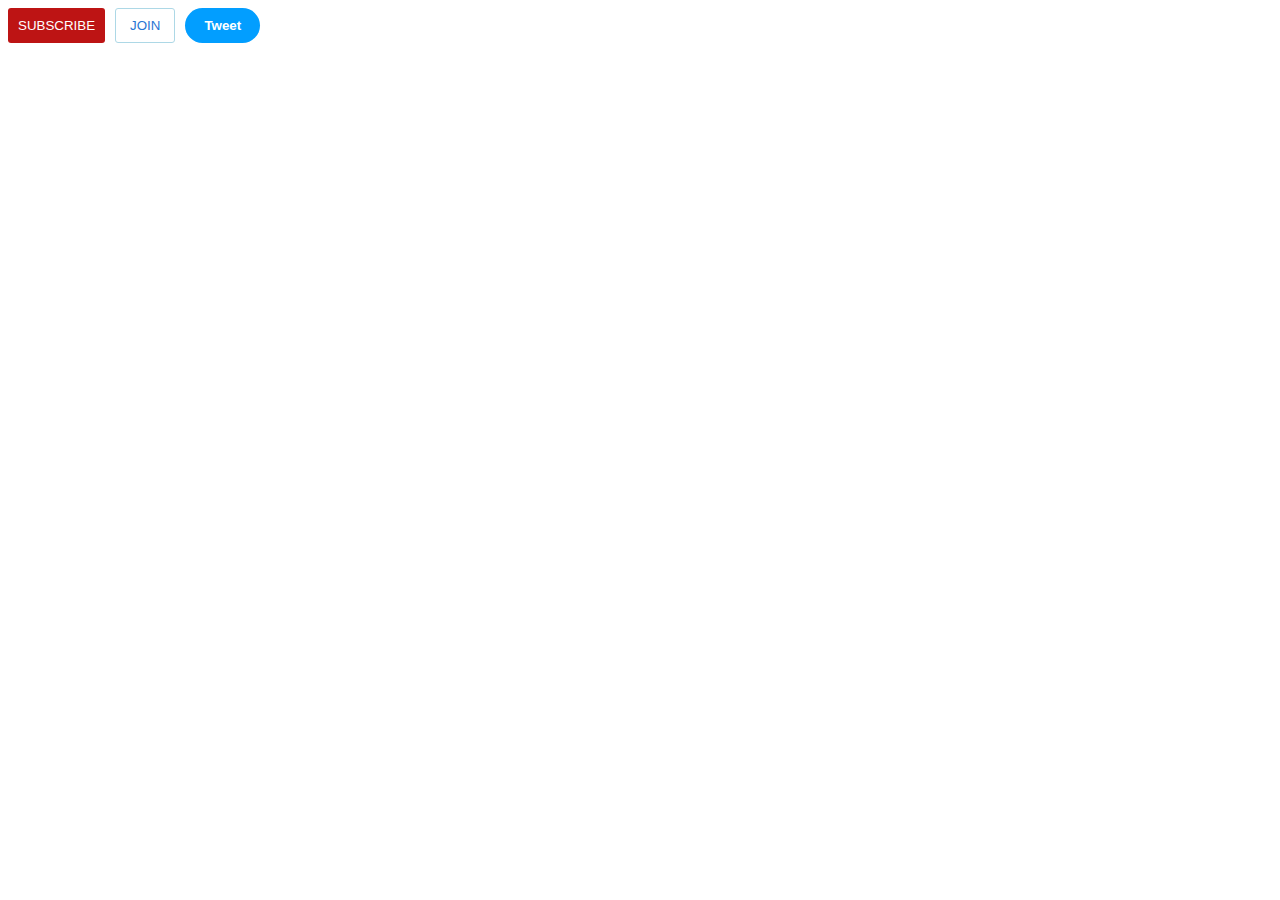
<file: intro-to-html/button.html>
<!DOCTYPE html>
<html lang="en">
<head>
    <meta charset="UTF-8">
    <meta name="viewport" content="width=device-width, initial-scale=1.0">
    <title>Document</title>
    <style>
        #subscribe{
            background-color: rgb(189, 20, 20);
            color: white;
            border: none;
            padding: 10px 10px;
            border-radius: 3px;
            cursor: pointer;
            transition: opacity 0.5s;
        }
        #subscribe:hover{
            opacity: 0.8;
        }
        #subscribe:active{
            opacity: 0.5;
        }
        #join{
            background-color: white;
            border-color: lightblue;
            border-style: solid;
            border-width: 1px;
            color: rgb(41, 118, 211);
            padding: 9px 14px;
            border-radius: 3px;
            cursor: pointer;
            margin-left: 6px;
            transition: background-color 0.3s,color 0.3s;
        }
        #join:hover{
            background-color:rgb(41, 118, 211);
            color: white;
        }
        #join:active{
            opacity: 0.7;
        }
        #tweet{
            background-color: rgb(2, 158, 255);
            border: none;
            color: white;
            font-weight: bold;
            padding: 10px 19px;
            border-radius:18px;
            cursor: pointer;
            margin-left: 6px;
            transition: box-shadow 0.3s;
            vertical-align: top;
        }
        #tweet:hover{
            box-shadow: 5px 5px 10px rgba(0,0,0,0.14);
        }
    </style>
</head>
<body>
    <button id="subscribe">
        SUBSCRIBE
    </button>
    <button id="join">
        JOIN
    </button>
    <button id="tweet">
        Tweet
    </button>
</body>
</html>
</file>
<file: style/general.css>
body{
    margin: 0px;
    padding-top: 65px;
    padding-left: 95px;
    background-color:rgb(247, 247, 247);
}
p{
    font-family: roboto;
}
</file>
<file: style/header.css>
.search-bar{
  
}
.header{
    z-index: 100;
    display: flex;
    flex-direction: row;
    justify-content: space-between;
    height: 55px;
    position: fixed;
    left: 0px;
    right: 0px;
    top: 0px;
    background-color: white;
    border-bottom-width: 1px;
    border-bottom-style: solid;
    border-color: rgb(230, 222, 222);
    padding-left: 4px;
    padding-right: 4px;
    
}
.left-section{
    display: flex;
    align-items: center;
}
.hamburger-menu{
    height: 24px;
    margin-left: 20px;
    margin-right: 17px;
}
.youtube-logo{
    height: 20px;
    margin-left: 7px;  
    margin-right: 25px;
}
.middle-section{
    flex: 1;
    margin-left: 80px;
    margin-right: 100px;
    display: flex;
    justify-content: center;
    align-items: center;
    max-width: 500px;
}
.search-bar{
    height: 36px;
    padding-left: 12px;
    border: 1px solid rgb(209, 204, 204);
    font-size: 16px;
    flex: 1;
    border-radius: 3px;
    box-shadow:inset 1px 2px 3px rgba(0,0,0,0.05);
    width: 0;

}
.search-bar::placeholder{
    font: roboto,arial;
    color: gray;
    font-size: 16px;
}
.search-button,
.voice-search-button,
.upload-icon-container,
.youtube-app-container{
    display: flex;
    justify-content: center;
    align-items: center;
}
.search-button{
    height: 40px;
    width: 60px;
    display: flex;
    align-items: center;
    justify-content: center;
    border:solid 1px rgba(189, 181, 181, 0.5);
    color: rgb(236, 227, 227);
    margin-left: -1px;
    margin-right: 10px;
    position: relative;
}
.search-button .tool-tip,
.voice-search-button .tool-tip{
    position: absolute;
    bottom: -36px;
    color: black;
    background-color: lightgray;
    padding: 6px 10px;
    border-radius: 2px;
    opacity: 0;
    transition: opacity 0.2s;
    pointer-events: none;
    white-space: nowrap;

}
.search-button:hover .tool-tip,
.voice-search-button:hover .tool-tip,
.upload-icon-container:hover div,
.youtube-app-container:hover div{
    opacity: 1;
}

.search-icon{
    height: 25px;

}
.voice-search-button{
    height: 40px;
    width: 40px;
    border-radius: 50%;
    border: none;
    position: relative;

}

.voice-search-icon{
    height: 24px;
    margin-top: 4px;
}
.right-section{
    width: 180px;
    display: flex;
    justify-content: space-between;
    align-items: center;
    margin-right: 20px;
    flex-shrink: 0;
    
}
.upload-icon-container div,
.youtube-app-container div{
    position: absolute;
    bottom: -36px;
    color: black;
    background-color: lightgray;
    padding: 6px 10px;
    border-radius: 2px;
    opacity: 0;
    transition: opacity 0.2s;
    pointer-events: none;
    white-space: nowrap;
   
}

.upload-icon{
    height: 24px;
}
.youtube-app{
    height:24px;
}
.notification-icon-container{
    position: relative;
}
.notification-count{
    font-family: roboto,arial;
    font-size: 11px;
    position: absolute;
    right: -4px;
    top: -1px;
    color:white;
    background-color: red;
    border-radius: 10px;
    padding: 1px 5px;
}
.notification-icon{
    height: 24px;
}
.current-user-icon{
    height:32px;
    border-radius: 16px;
}
</file>
<file: style/video.css>
.thumbnail-row{
    position: relative;
    margin-bottom: 8px;
}
.video-time{
    position: absolute;
    right: 3px;
    bottom: 7px;
    font-size: 12px;
    background-color:black;
    color: white;
    font-family: roboto,arial;
    padding: 3px;
    border-radius: 2px;
}
.thumbnail{
    width: 100%;
}

.video-container-grid{
    display: grid;
    grid-template-columns: 1fr 1fr 1fr 1fr;
    row-gap: 25px;
    column-gap: 16px;
    padding-top: 15px;
   padding-right: 24px;
}
.video-description{
    
    font-size: 14px;
    font-weight: bolder;
    margin-top: 0px;
    line-height: 20px;
    margin-bottom: 0px;
}
.video-author{
    color: grey;
    font-size: 12px;
    margin-bottom: 0px;
}
.view-count{
    color: gray;
    font-size: 12px;
    margin-top: 5px;
    
}

.video-info-grid{
    display: grid;
    grid-template-columns: 50px 1fr;
}

.channel-pic{
    width: 36px;
    border-radius: 50%;
}
</file>
<file: style/sidebar.css>
.sidebar{
    position: fixed;
    left: 0px;
    bottom: 0px;
    top: 55px;
    background-color: rgb(255, 252, 252);
    width: 72px;
    padding-top: 5px;
    z-index: 200;
}
.sidebar-link{
    height: 76px;
    display: flex;
    flex-direction: column;
    align-items: center;
    justify-content: center;
    cursor: pointer;
}
.sidebar-link:hover{
    background-color: rgb(235, 235, 235);
}
.sidebar-link img{
    height: 24px;
}
.sidebar-link div{
    margin-top: 7px;
    font-family: roboto,arial;
    font-size: 10px;
}
</file>
